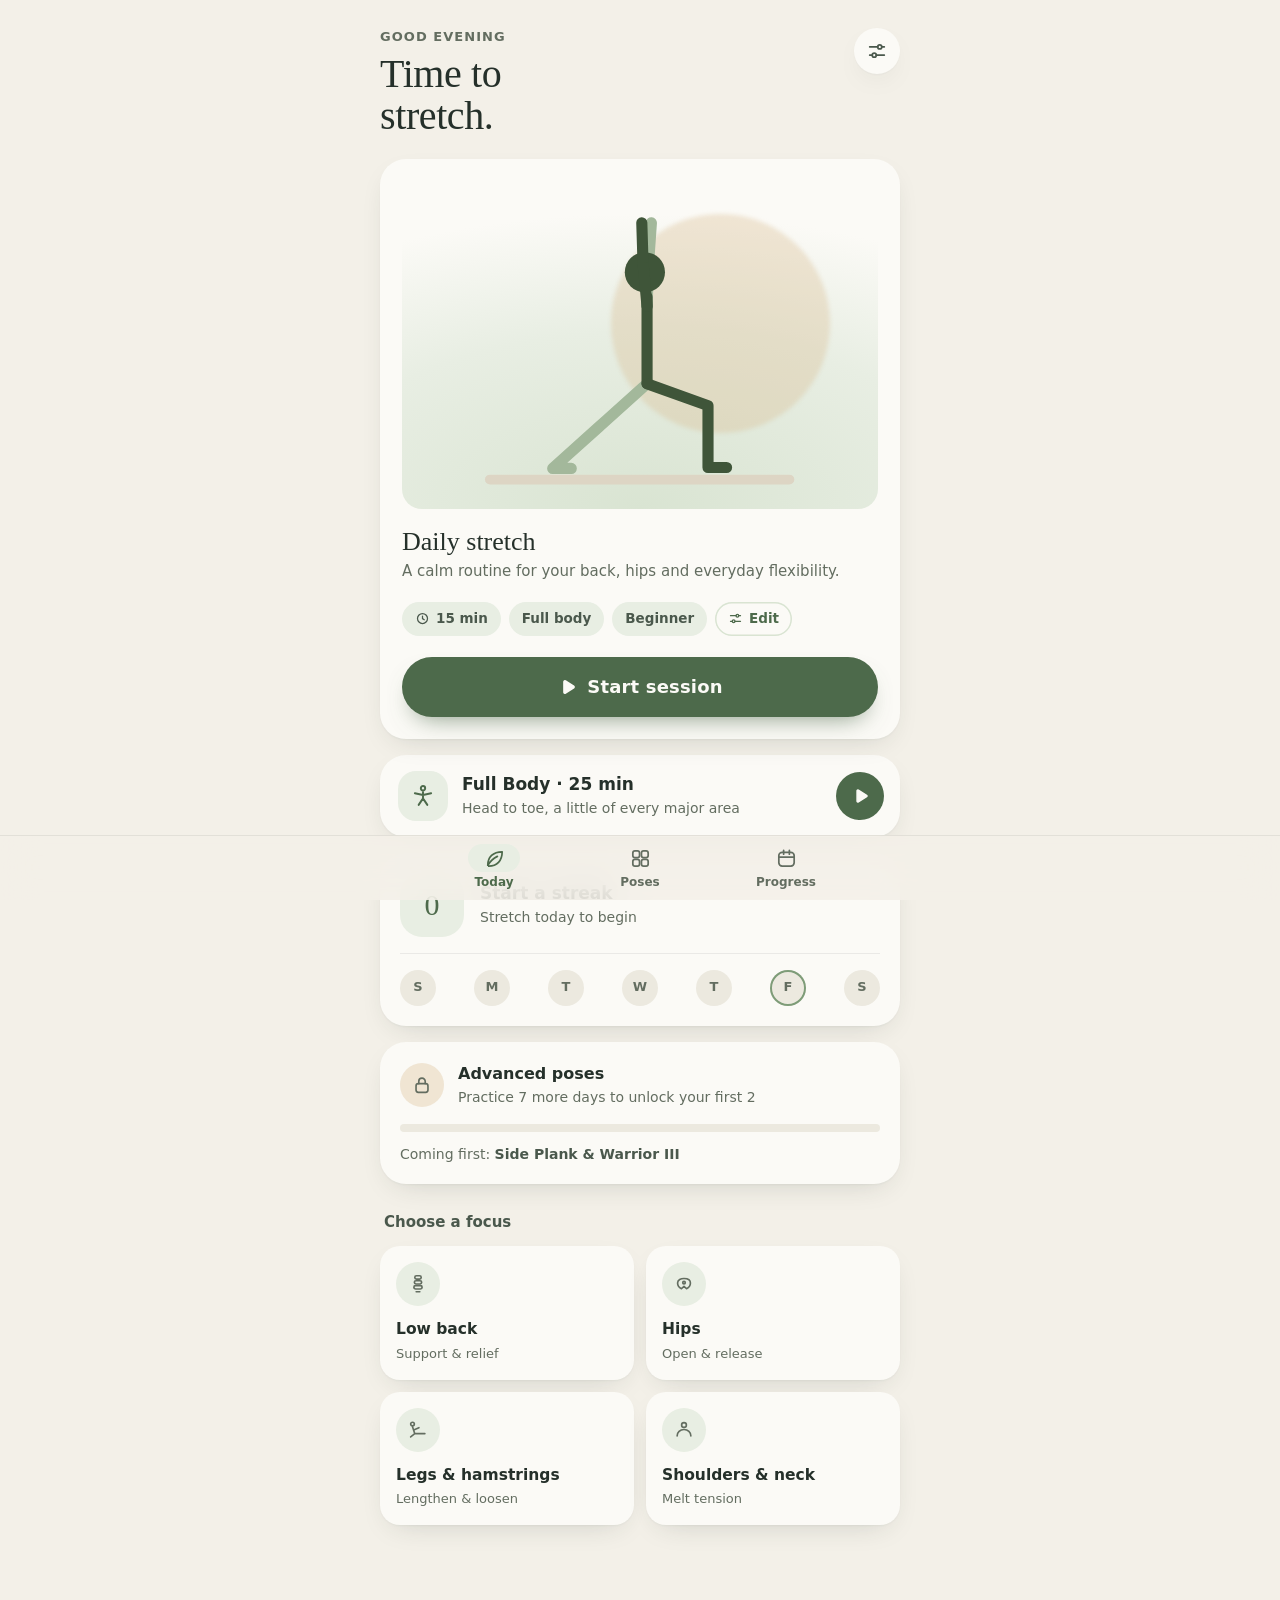
<file: index.html>
<!doctype html>
<html lang="en">
<head>
  <meta charset="utf-8">
  <meta name="viewport" content="width=device-width, initial-scale=1, viewport-fit=cover">
  <meta name="description" content="A calm daily stretching and yoga routine with breath guidance.">
  <meta name="theme-color" content="#F3F0E8" media="(prefers-color-scheme: light)">
  <meta name="theme-color" content="#121812" media="(prefers-color-scheme: dark)">
  <meta name="apple-mobile-web-app-capable" content="yes">
  <meta name="mobile-web-app-capable" content="yes">
  <meta name="apple-mobile-web-app-status-bar-style" content="default">
  <meta name="apple-mobile-web-app-title" content="Sage">
  <title>Sage · Daily Stretch</title>
  <link rel="manifest" href="manifest.webmanifest">
  <link rel="icon" href="icons/icon.svg" type="image/svg+xml">
  <link rel="apple-touch-icon" href="icons/icon-180.png">
  <link rel="stylesheet" href="css/style.css">
</head>
<body>
  <div id="app">
    <main id="view" class="view"></main>
    <nav class="tabbar" aria-label="Main">
      <button class="tab" data-tab="today"><span class="tab-ic" data-icon="leaf"></span><span>Today</span></button>
      <button class="tab" data-tab="library"><span class="tab-ic" data-icon="grid"></span><span>Poses</span></button>
      <button class="tab" data-tab="progress"><span class="tab-ic" data-icon="calendar"></span><span>Progress</span></button>
    </nav>
  </div>

  <div id="sheet-root" class="sheet-root" hidden>
    <div class="backdrop" data-act="close-sheet"></div>
    <div class="sheet" role="dialog" aria-modal="true">
      <div class="grabber" aria-hidden="true"></div>
      <div class="sheet-body"></div>
    </div>
  </div>

  <section id="session" class="session" hidden aria-live="polite"></section>

  <script src="js/poses.js"></script>
  <script src="js/figure.js"></script>
  <script src="js/routine.js"></script>
  <script src="js/progress.js"></script>
  <script src="js/app.js"></script>
</body>
</html>
</file>
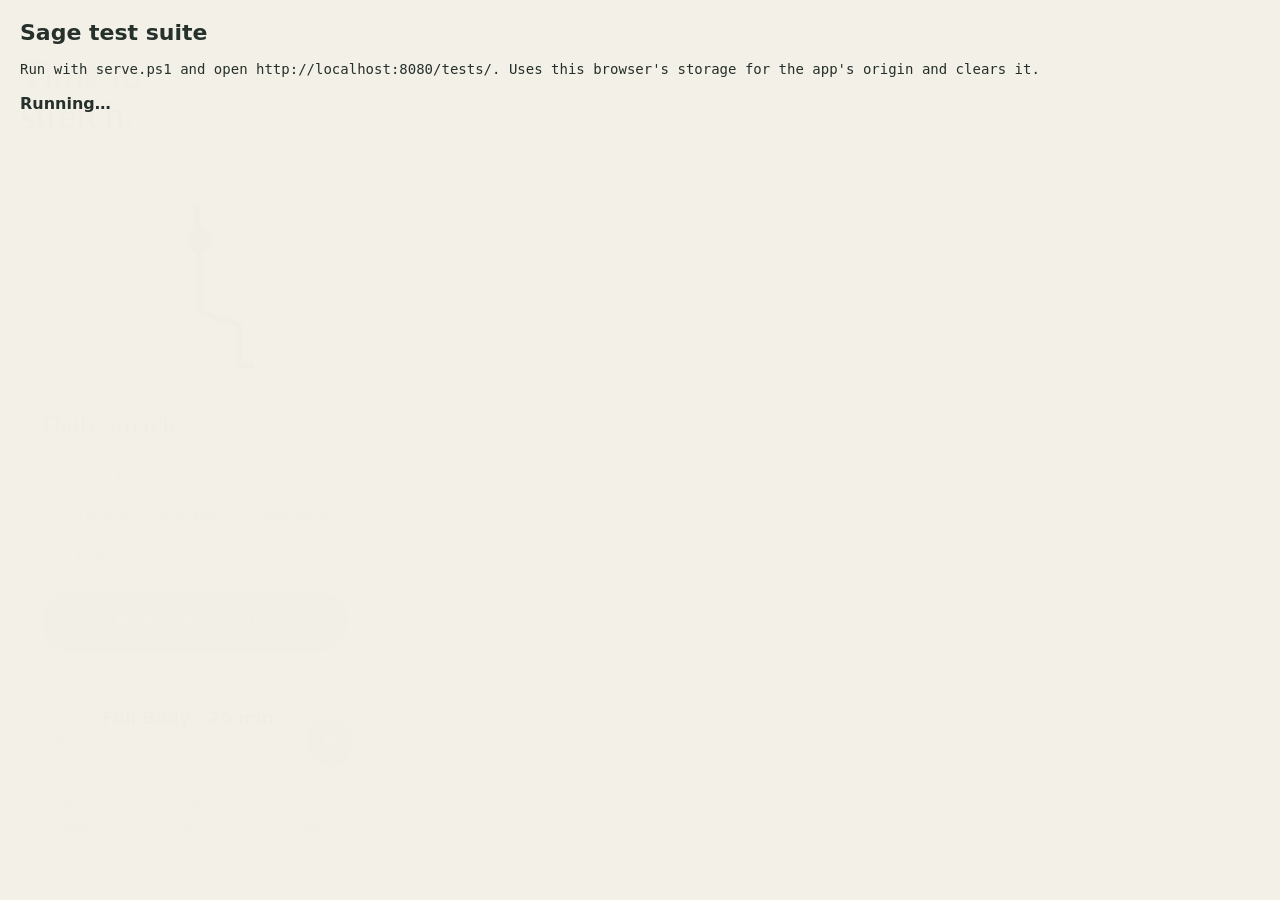
<file: tests/index.html>
<!doctype html>
<html lang="en">
<head>
  <meta charset="utf-8">
  <meta name="viewport" content="width=device-width, initial-scale=1">
  <title>Sage · Tests</title>
  <style>
    body { font: 14px/1.5 ui-monospace, Consolas, monospace; margin: 20px; background: #F3F0E8; color: #25302A; }
    h1 { font: 600 22px system-ui; margin: 0 0 6px; }
    #summary { font: 600 16px system-ui; margin-bottom: 14px; }
    #log { white-space: pre-wrap; }
    /* Kept on-screen (but invisible) so the browser doesn't pause its animation timers */
    .frames { position: fixed; left: 0; top: 0; opacity: .01; pointer-events: none; }
    .frames iframe { border: 0; }
  </style>
</head>
<body>
  <h1>Sage test suite</h1>
  <p>Run with <code>serve.ps1</code> and open <code>http://localhost:8080/tests/</code>. Uses this browser's storage for the app's origin and clears it.</p>
  <div id="summary">Running…</div>
  <div id="log"></div>
  <div class="frames" id="frames"></div>
  <script src="../js/poses.js"></script>
  <script src="../js/figure.js"></script>
  <script src="../js/routine.js"></script>
  <script src="../js/progress.js"></script>
  <script src="tests.js"></script>
</body>
</html>
</file>
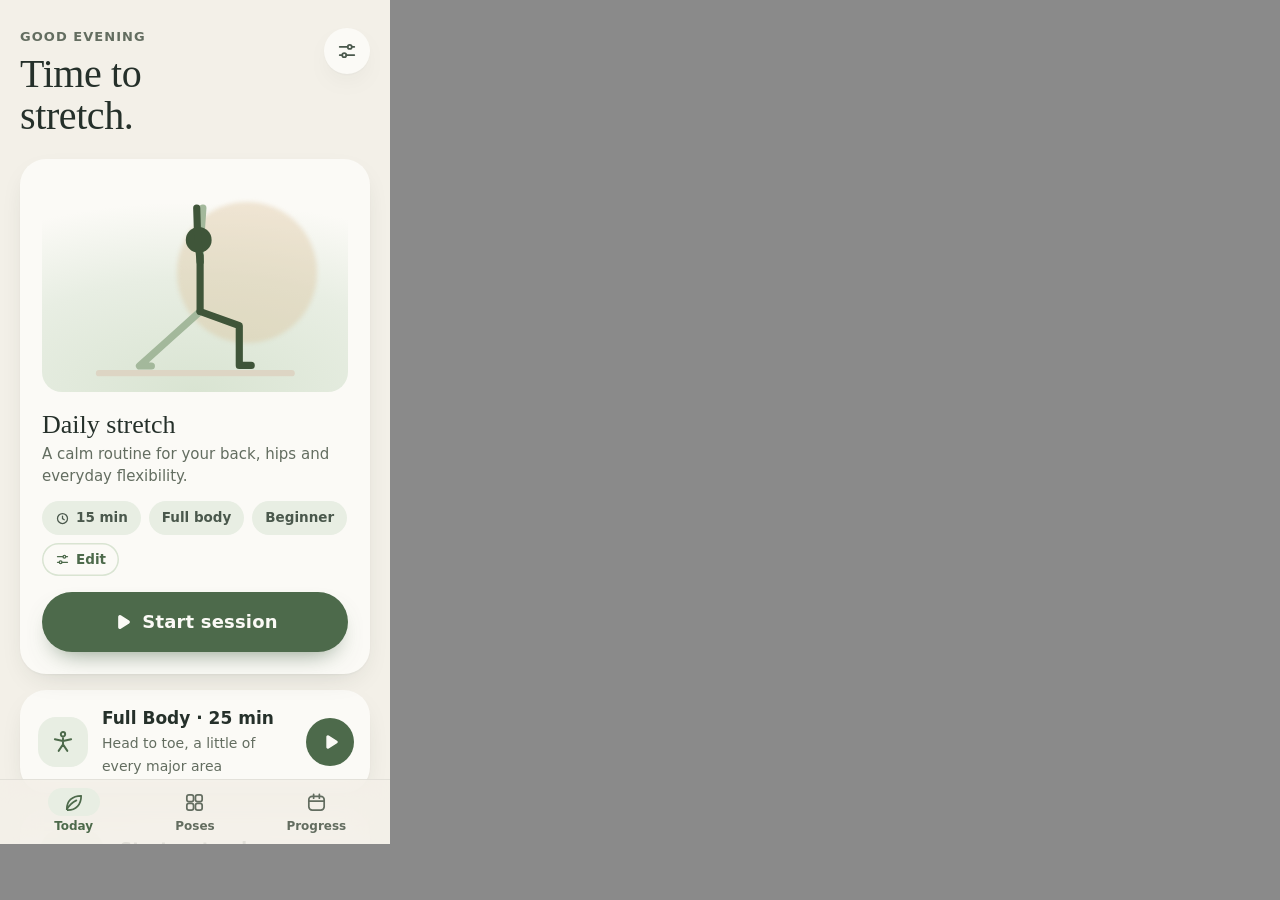
<file: tests/preview.html>
<!doctype html>
<html lang="en">
<head>
  <meta charset="utf-8">
  <title>Sage · Preview</title>
  <!-- Side-by-side phone previews. Example: preview.html?days=6&screens=home,done,library
       days = practice days to fake (ending yesterday); screens = home | done | setup | session | library | progress | pose -->
  <style>
    body { margin: 0; background: #8a8a8a; display: flex; gap: 10px; padding: 0; }
    iframe { width: 390px; height: 844px; border: 0; background: #fff; flex: none; }
  </style>
</head>
<body>
  <script>
    const q = new URLSearchParams(location.search);
    const days = Number(q.get('days') || 0);
    const day = d => `${d.getFullYear()}-${String(d.getMonth() + 1).padStart(2, '0')}-${String(d.getDate()).padStart(2, '0')}`;
    localStorage.setItem('sage.history', JSON.stringify(Array.from({ length: days }, (_, i) => {
      const d = new Date(); d.setDate(d.getDate() - 1 - i);
      return { d: day(d), ts: d.getTime(), min: 15, n: 12, focus: 'full', level: 'b' };
    })));
    if (q.get('level')) localStorage.setItem('sage.prefs', JSON.stringify({ level: q.get('level') }));
    else localStorage.removeItem('sage.prefs');
    (q.get('screens') || 'home').split(',').forEach(s => {
      const f = document.createElement('iframe');
      f.src = '../index.html' + (s === 'home' ? '' : `?demo=${s}`);
      if (q.get('h')) f.style.height = q.get('h') + 'px';
      document.body.appendChild(f);
    });
  </script>
</body>
</html>
</file>
<file: css/style.css>
/* ───────── Tokens ───────── */
:root {
  --bg: #F3F0E8;
  --card: #FBFAF6;
  --card-2: #ECE9DF;
  --ink: #25302A;
  --ink-2: #4A584C;
  --muted: #636D60;
  --line: rgba(37, 48, 42, .08);
  --sage: #7E9C78;
  --sage-deep: #4D6A4B;
  --sage-soft: #D9E4D2;
  --sage-tint: #E8EEE3;
  --sand: #D9BE92;
  --clay: #C4876A;
  --fig-ink: #3F5539;
  --fig-soft: #A3B89B;
  --mat: #DDD5C4;
  --mat-top: #E9E2D3;
  --on-accent: #FBFAF6;
  --shadow: 0 1px 2px rgba(37, 48, 42, .04), 0 10px 30px -14px rgba(37, 48, 42, .22);
  --r-xl: 32px; --r-lg: 26px; --r-md: 20px; --r-sm: 14px;
  --font-display: ui-serif, "New York", "Iowan Old Style", "Palatino Linotype", Georgia, serif;
  --font: ui-rounded, "SF Pro Rounded", -apple-system, BlinkMacSystemFont, system-ui, "Segoe UI", sans-serif;
  --safe-t: env(safe-area-inset-top, 0px);
  --safe-b: env(safe-area-inset-bottom, 0px);
  --tabbar-h: 64px;
  color-scheme: light;
}
@media (prefers-color-scheme: dark) {
  :root {
    --bg: #121812;
    --card: #1B231B;
    --card-2: #232D22;
    --ink: #E8EEE3;
    --ink-2: #C3CEBD;
    --muted: #8C9887;
    --line: rgba(232, 238, 227, .08);
    --sage: #9CB894;
    --sage-deep: #A9C6A0;
    --sage-soft: #2E3D2D;
    --sage-tint: #243024;
    --sand: #D9BE92;
    --fig-ink: #DCE7D5;
    --fig-soft: #7E9877;
    --mat: #37433A;
    --mat-top: #29332A;
    --on-accent: #142014;
    --shadow: 0 1px 2px rgba(0, 0, 0, .25), 0 10px 30px -14px rgba(0, 0, 0, .6);
    color-scheme: dark;
  }
}

/* ───────── Base ───────── */
* { box-sizing: border-box; -webkit-tap-highlight-color: transparent; }
html, body { margin: 0; height: 100%; }
body {
  background: var(--bg);
  color: var(--ink);
  font-family: var(--font);
  font-size: 16px;
  line-height: 1.45;
  -webkit-font-smoothing: antialiased;
  -webkit-text-size-adjust: 100%;
  overscroll-behavior-y: none;
}
button { font: inherit; color: inherit; background: none; border: 0; padding: 0; cursor: pointer; touch-action: manipulation; }
h1, h2, h3, p, ol, ul { margin: 0; }
svg { display: block; }
[hidden] { display: none !important; }
.ic { width: 22px; height: 22px; fill: none; stroke: currentColor; stroke-width: 1.8; stroke-linecap: round; stroke-linejoin: round; }

/* ───────── Layout ───────── */
.view {
  min-height: 100dvh;
  padding: calc(var(--safe-t) + 20px) 20px calc(var(--tabbar-h) + var(--safe-b) + 28px);
  max-width: 560px;
  margin: 0 auto;
  animation: fadeUp .35s ease both;
}
@keyframes fadeUp { from { opacity: 0; transform: translateY(6px); } to { opacity: 1; transform: none; } }

.top { display: flex; align-items: flex-start; justify-content: space-between; gap: 12px; margin: 8px 0 22px; }
.eyebrow { font-size: 13px; letter-spacing: .08em; text-transform: uppercase; color: var(--muted); font-weight: 600; margin-bottom: 6px; }
.display { font-family: var(--font-display); font-weight: 500; font-size: 40px; line-height: 1.05; letter-spacing: -.01em; }
.h2 { font-family: var(--font-display); font-weight: 500; font-size: 26px; line-height: 1.15; }
.section-title { font-size: 15px; font-weight: 700; color: var(--ink-2); margin: 28px 4px 12px; display: flex; justify-content: space-between; align-items: baseline; }
.section-title small { font-weight: 500; color: var(--muted); font-size: 13px; }

.card { background: var(--card); border-radius: var(--r-lg); box-shadow: var(--shadow); padding: 20px; }

/* ───────── Controls ───────── */
.icon-btn {
  width: 46px; height: 46px; border-radius: 50%;
  display: grid; place-items: center;
  background: var(--card); box-shadow: var(--shadow); color: var(--ink-2);
  flex: none; transition: transform .15s ease;
}
.icon-btn:active { transform: scale(.94); }

.btn-primary {
  width: 100%; height: 60px; border-radius: 999px;
  background: var(--sage-deep); color: var(--on-accent);
  font-size: 18px; font-weight: 650; letter-spacing: .01em;
  display: flex; align-items: center; justify-content: center; gap: 10px;
  box-shadow: 0 12px 24px -12px rgba(77, 106, 75, .7);
  transition: transform .15s ease, filter .15s ease;
}
.btn-primary:active { transform: scale(.98); filter: brightness(.95); }
.btn-primary .ic { width: 20px; height: 20px; stroke-width: 2.2; }
.btn-ghost {
  height: 44px; padding: 0 18px; border-radius: 999px;
  background: var(--sage-tint); color: var(--sage-deep); font-weight: 650; font-size: 15px;
  display: inline-flex; align-items: center; gap: 8px;
}
.btn-ghost .ic { width: 18px; height: 18px; }
.btn-danger { color: #B4513E; font-weight: 650; padding: 10px 0; }

.chip {
  display: inline-flex; align-items: center; gap: 6px;
  padding: 7px 13px; border-radius: 999px;
  background: var(--sage-tint); color: var(--ink-2);
  font-size: 13.5px; font-weight: 600; white-space: nowrap;
}
.chip.lvl-i { background: color-mix(in srgb, var(--sand) 30%, transparent); }
.chip .ic { width: 15px; height: 15px; stroke-width: 2; }
.ic.fill { fill: currentColor; }
.dot { width: 8px; height: 8px; border-radius: 50%; background: var(--sage); display: inline-block; }
.dot.i { background: var(--sand); }
.dot.a { background: var(--clay); }
.chip.lvl-a { background: color-mix(in srgb, var(--clay) 22%, transparent); }

.seg { display: flex; background: var(--card-2); border-radius: 999px; padding: 4px; gap: 2px; }
.seg button {
  flex: 1; height: 42px; border-radius: 999px; font-weight: 650; font-size: 15px; color: var(--muted);
  transition: background .2s ease, color .2s ease, box-shadow .2s ease;
}
.seg button[aria-pressed="true"] { background: var(--card); color: var(--ink); box-shadow: var(--shadow); }
.seg button { display: inline-flex; align-items: center; justify-content: center; gap: 5px; min-width: 0; }
.seg button[disabled] { opacity: .5; cursor: not-allowed; }
.seg button .ic { width: 15px; height: 15px; stroke-width: 2; }
.fine-s { color: var(--s-muted, var(--muted)); font-size: 13.5px; }
.seg.small button { height: 40px; font-size: 14px; }
@media (max-width: 360px) { .seg.small button { font-size: 13px; } }

.label { font-size: 13px; font-weight: 700; letter-spacing: .06em; text-transform: uppercase; color: var(--muted); margin: 22px 4px 10px; display: block; }

/* ───────── Tab bar ───────── */
.tabbar {
  position: fixed; left: 0; right: 0; bottom: 0; z-index: 20;
  display: flex; justify-content: center; gap: 6px;
  padding: 8px 16px calc(8px + var(--safe-b));
  background: color-mix(in srgb, var(--bg) 82%, transparent);
  -webkit-backdrop-filter: blur(18px) saturate(1.4); backdrop-filter: blur(18px) saturate(1.4);
  border-top: 1px solid var(--line);
}
.tab {
  flex: 1; max-width: 140px; height: 48px; border-radius: 18px;
  display: flex; flex-direction: column; align-items: center; justify-content: center; gap: 2px;
  font-size: 12px; font-weight: 650; color: var(--muted);
  transition: color .2s ease, background .2s ease;
}
.tab .ic { width: 23px; height: 23px; }
.tab[aria-current="page"] { color: var(--sage-deep); }
.tab[aria-current="page"] .tab-ic { background: var(--sage-tint); }
.tab-ic { width: 52px; height: 28px; border-radius: 999px; display: grid; place-items: center; transition: background .2s ease; }

/* ───────── Today ───────── */
.hero { padding: 22px; position: relative; overflow: hidden; }
.hero-art {
  width: 100%; aspect-ratio: 1.45; border-radius: var(--r-md);
  background: radial-gradient(120% 90% at 50% 100%, var(--sage-soft), var(--sage-tint) 60%, transparent);
  display: grid; place-items: center; margin-bottom: 18px; position: relative;
}
.hero-art .fig { width: 78%; }
.hero-art::after {
  content: ""; position: absolute; width: 46%; aspect-ratio: 1; border-radius: 50%;
  background: color-mix(in srgb, var(--sand) 35%, transparent); top: 10%; right: 10%; z-index: 0; filter: blur(2px);
}
.hero-art .fig { position: relative; z-index: 1; }
.hero h2 { margin-bottom: 4px; }
.hero p.sub { color: var(--muted); margin-bottom: 14px; font-size: 15px; }
.hero-meta { display: flex; gap: 8px; flex-wrap: wrap; align-items: center; min-height: 44px; margin-bottom: 16px; text-align: left; }
.chip-edit { background: transparent; box-shadow: inset 0 0 0 1.5px var(--sage-soft); color: var(--sage-deep); }

.full25 { width: 100%; display: flex; align-items: center; gap: 14px; margin-top: 16px; padding: 16px 16px 16px 18px; text-align: left; transition: transform .15s ease; }
.full25:active, .adv-card:active { transform: scale(.98); }
.full25-ic { width: 50px; height: 50px; border-radius: 18px; background: var(--sage-tint); color: var(--sage-deep); display: grid; place-items: center; flex: none; }
.full25-ic .ic { width: 26px; height: 26px; }
.full25-txt { flex: 1; min-width: 0; }
.full25-txt b { display: block; font-size: 17px; }
.full25-txt span { color: var(--muted); font-size: 14px; }
.full25-go { width: 48px; height: 48px; border-radius: 50%; background: var(--sage-deep); color: var(--on-accent); display: grid; place-items: center; flex: none; }
.full25-go .ic { width: 20px; height: 20px; }

.adv-card { width: 100%; display: block; text-align: left; margin-top: 16px; transition: transform .15s ease; }
.adv-head { display: flex; align-items: center; gap: 14px; }
.adv-ic { width: 44px; height: 44px; border-radius: 50%; background: color-mix(in srgb, var(--sand) 35%, transparent); color: var(--ink-2); display: grid; place-items: center; flex: none; }
.adv-head b { display: block; font-size: 16px; }
.adv-head span { color: var(--muted); font-size: 14px; }
.adv-bar { height: 8px; border-radius: 4px; background: var(--card-2); margin: 16px 0 12px; overflow: hidden; }
.adv-bar i { display: block; height: 100%; border-radius: 4px; background: linear-gradient(90deg, var(--sage), var(--sand)); }
.adv-note { font-size: 14px; color: var(--muted); }
.adv-note b { color: var(--ink-2); }

.streak { margin-top: 16px; }
.streak-row { display: flex; align-items: center; gap: 16px; }
.streak-num {
  width: 64px; height: 64px; border-radius: 22px; flex: none;
  background: var(--sage-tint); color: var(--sage-deep);
  display: grid; place-items: center;
  font-family: var(--font-display); font-size: 30px; font-weight: 500;
}
.streak-text b { display: block; font-size: 17px; }
.streak-text span { color: var(--muted); font-size: 14px; }
.week { display: flex; justify-content: space-between; margin-top: 16px; padding-top: 16px; border-top: 1px solid var(--line); }
.week span {
  width: 36px; height: 36px; border-radius: 50%; display: grid; place-items: center;
  background: var(--card-2); color: var(--muted); font-size: 13px; font-weight: 700;
}
.week span.on { background: var(--sage); color: var(--on-accent); }
.week span.today { box-shadow: inset 0 0 0 2px var(--sage); }
.week span.on.today { box-shadow: 0 0 0 2px var(--card), 0 0 0 4px var(--sage); }
@media (max-width: 360px) { .week span { width: 32px; height: 32px; } }

.focus-tiles { display: grid; grid-template-columns: 1fr 1fr; gap: 12px; }
.focus-tile {
  background: var(--card); border-radius: var(--r-md); box-shadow: var(--shadow);
  padding: 16px; display: flex; flex-direction: column; align-items: flex-start; gap: 12px; text-align: left;
  transition: transform .15s ease;
}
.focus-tile:active { transform: scale(.97); }
.focus-ic { width: 44px; height: 44px; border-radius: 50%; background: var(--sage-tint); color: var(--sage-deep); display: grid; place-items: center; }
.focus-tile b { font-size: 15.5px; display: block; }
.focus-tile span { font-size: 13px; color: var(--muted); }

/* ───────── Sheets ───────── */
.sheet-root { position: fixed; inset: 0; z-index: 40; }
.backdrop { position: absolute; inset: 0; background: rgba(18, 26, 18, .38); opacity: 0; transition: opacity .3s ease; }
.sheet {
  position: absolute; left: 0; right: 0; bottom: 0; margin: 0 auto; max-width: 600px;
  max-height: calc(100dvh - var(--safe-t) - 18px);
  background: var(--bg); border-radius: var(--r-xl) var(--r-xl) 0 0;
  box-shadow: 0 -10px 40px -10px rgba(0, 0, 0, .25);
  transform: translateY(100%); transition: transform .38s cubic-bezier(.2, .8, .2, 1);
  display: flex; flex-direction: column;
}
.sheet-root.open .backdrop { opacity: 1; }
.sheet-root.open .sheet { transform: translateY(0); }
.grabber { width: 40px; height: 5px; border-radius: 3px; background: var(--card-2); margin: 10px auto 0; flex: none; }
.sheet-body { overflow-y: auto; -webkit-overflow-scrolling: touch; padding: 8px 20px calc(24px + var(--safe-b)); overscroll-behavior: contain; }
.sheet-head { display: flex; justify-content: space-between; align-items: center; margin: 10px 0 4px; }
.sheet-close { width: 44px; height: 44px; border-radius: 50%; background: var(--card-2); display: grid; place-items: center; color: var(--ink-2); }
.sheet-close .ic { width: 18px; height: 18px; }

/* Setup */
.focus-grid { display: grid; grid-template-columns: repeat(3, 1fr); gap: 10px; }
.focus-opt {
  background: var(--card); border-radius: var(--r-md); padding: 14px 6px 12px;
  display: flex; flex-direction: column; align-items: center; gap: 8px;
  font-size: 13px; font-weight: 650; color: var(--ink-2); text-align: center; line-height: 1.2;
  box-shadow: inset 0 0 0 1.5px transparent; transition: box-shadow .2s ease, background .2s ease;
}
.focus-opt .focus-ic { width: 42px; height: 42px; }
.focus-opt[aria-pressed="true"] { box-shadow: inset 0 0 0 2px var(--sage); background: var(--sage-tint); color: var(--ink); }
.focus-opt[aria-pressed="true"] .focus-ic { background: var(--sage); color: var(--on-accent); }

.preview { margin-top: 24px; background: var(--card); border-radius: var(--r-lg); padding: 16px 16px 6px; }
.preview-head { display: flex; justify-content: space-between; align-items: center; margin-bottom: 8px; }
.preview-head b { font-size: 17px; }
.preview-head span { display: block; color: var(--muted); font-size: 13.5px; }
.plist { list-style: none; padding: 0; }
.plist li { display: flex; align-items: center; gap: 12px; padding: 8px 0; border-top: 1px solid var(--line); }
.plist li:first-child { border-top: 0; }
.plist .mini { width: 54px; height: 45px; border-radius: 12px; background: var(--sage-tint); flex: none; padding: 2px; }
.plist .pname { font-weight: 600; font-size: 15px; line-height: 1.25; }
.plist .pmeta { color: var(--muted); font-size: 12.5px; }
.plist .phase-tag { margin-left: auto; font-size: 12px; font-weight: 700; letter-spacing: .05em; text-transform: uppercase; color: var(--muted); }
.sheet-cta { position: sticky; bottom: 0; padding-top: 16px; background: linear-gradient(transparent, var(--bg) 30%); margin-top: 8px; }

/* Pose detail */
.pd-art { background: radial-gradient(120% 90% at 50% 100%, var(--sage-soft), var(--sage-tint) 65%); border-radius: var(--r-lg); padding: 14px 18px 8px; margin-top: 8px; }
.pd-art .fig { width: 100%; max-height: 240px; }
.pd-title { margin: 18px 2px 4px; }
.pd-sk { color: var(--muted); font-style: italic; font-family: var(--font-display); font-size: 16px; }
.pd-badges { display: flex; gap: 8px; flex-wrap: wrap; margin: 14px 0 4px; }
.breath-card { display: flex; gap: 14px; align-items: center; background: var(--card); border-radius: var(--r-md); padding: 14px 16px; margin-top: 14px; }
.breath-card .bc-ic { width: 42px; height: 42px; border-radius: 50%; display: grid; place-items: center; flex: none; background: radial-gradient(circle, color-mix(in srgb, var(--sage) 55%, transparent), var(--sage-tint) 70%); color: var(--sage-deep); }
.breath-card b { display: block; font-size: 15px; }
.breath-card span { color: var(--muted); font-size: 13.5px; }
.pd h3 { font-size: 13px; font-weight: 700; letter-spacing: .06em; text-transform: uppercase; color: var(--muted); margin: 24px 2px 10px; }
.steps { list-style: none; padding: 0; counter-reset: s; }
.steps li { counter-increment: s; position: relative; padding: 0 0 12px 40px; font-size: 15.5px; }
.steps li::before {
  content: counter(s); position: absolute; left: 0; top: -1px;
  width: 28px; height: 28px; border-radius: 50%; background: var(--sage-tint); color: var(--sage-deep);
  display: grid; place-items: center; font-weight: 700; font-size: 13.5px;
}
.pd p.note { background: var(--card); border-radius: var(--r-md); padding: 14px 16px; font-size: 15px; color: var(--ink-2); }
.targets { display: flex; gap: 8px; flex-wrap: wrap; }

/* Multi-frame figures animate gently outside of a session */
.fig.multi.anim .f0 { animation: figA 7s ease-in-out infinite; }
.fig.multi.anim .f1 { animation: figB 7s ease-in-out infinite; }
@keyframes figA { 0%, 38% { opacity: 1; } 50%, 88% { opacity: 0; } 100% { opacity: 1; } }
@keyframes figB { 0%, 38% { opacity: 0; } 50%, 88% { opacity: 1; } 100% { opacity: 0; } }
.fig.multi:not(.anim) .f1 { display: none; }

/* Figure strokes */
.fig-near, .fig-far { fill: none; stroke-linecap: round; stroke-linejoin: round; stroke-width: 3.6; }
.fig-near { stroke: var(--fig-ink); }
.fig-far { stroke: var(--fig-soft); }
.fig-head { fill: var(--fig-ink); }
.fig-mat, .fig-wall { fill: var(--mat); }
.fig-mat-top { fill: var(--mat-top); }
.fig-prop { stroke: var(--clay); stroke-width: 1.8; stroke-dasharray: 2.5 2.5; stroke-linecap: round; }

/* ───────── Library ───────── */
.search { display: flex; align-items: center; gap: 10px; background: var(--card); border-radius: 999px; padding: 0 18px; height: 50px; box-shadow: var(--shadow); color: var(--muted); }
.search input { flex: 1; height: 100%; border: 0; outline: 0; background: none; font: inherit; font-size: 16px; color: var(--ink); min-width: 0; }
.search input::placeholder { color: var(--muted); }
.chip-row { display: flex; gap: 8px; overflow-x: auto; margin: 16px -20px 0; padding: 2px 20px 4px; scrollbar-width: none; }
.chip-row::-webkit-scrollbar { display: none; }
.chip-row .chip { background: var(--card); box-shadow: inset 0 0 0 1px var(--line); height: 40px; padding: 0 16px; font-size: 14px; }
.chip-row .chip[aria-pressed="true"] { background: var(--sage-deep); color: var(--on-accent); box-shadow: none; }
.lib-level { margin-top: 12px; }
.pose-grid { display: grid; grid-template-columns: repeat(2, 1fr); gap: 12px; margin-top: 18px; }
@media (min-width: 520px) { .pose-grid { grid-template-columns: repeat(3, 1fr); } }
.pose-card { background: var(--card); border-radius: var(--r-md); box-shadow: var(--shadow); padding: 8px 8px 12px; text-align: left; transition: transform .15s ease; }
.pose-card:active { transform: scale(.97); }
.pc-art { background: var(--sage-tint); border-radius: 14px; aspect-ratio: 1.2; display: grid; place-items: center; padding: 4px; }
.pc-art .fig { width: 100%; }
.pc-art { position: relative; }
.pose-card.locked .pc-art .fig { opacity: .35; filter: grayscale(1); }
.pc-lock { position: absolute; top: 8px; right: 8px; width: 30px; height: 30px; border-radius: 50%; background: var(--card); color: var(--ink-2); display: grid; place-items: center; box-shadow: var(--shadow); }
.pc-lock .ic { width: 16px; height: 16px; }
.lock-note { display: inline-flex; align-items: center; gap: 8px; margin-top: 12px; padding: 8px 14px; border-radius: 999px; background: color-mix(in srgb, var(--sand) 30%, transparent); font-weight: 650; font-size: 14px; color: var(--ink-2); }
.lock-note .ic { width: 16px; height: 16px; }
.pc-name { font-weight: 650; font-size: 14.5px; margin: 10px 4px 2px; line-height: 1.25; }
.pc-meta { color: var(--muted); font-size: 12.5px; margin: 0 4px; display: flex; align-items: center; gap: 6px; }
.empty { text-align: center; color: var(--muted); padding: 40px 20px; }

/* ───────── Progress ───────── */
.stats { display: grid; grid-template-columns: 1fr 1fr; gap: 12px; }
.stat { background: var(--card); border-radius: var(--r-md); box-shadow: var(--shadow); padding: 16px 18px; }
.stat b { font-family: var(--font-display); font-weight: 500; font-size: 34px; line-height: 1.1; display: block; }
.stat span { color: var(--muted); font-size: 13.5px; font-weight: 600; }
.cal-head { display: flex; align-items: center; justify-content: space-between; margin-bottom: 14px; }
.cal-head b { font-size: 17px; }
.cal-nav { display: flex; gap: 6px; }
.cal-nav button { width: 44px; height: 44px; border-radius: 50%; background: var(--card-2); display: grid; place-items: center; color: var(--ink-2); }
.cal-nav .ic { width: 18px; height: 18px; }
.cal-grid { display: grid; grid-template-columns: repeat(7, 1fr); gap: 6px 0; text-align: center; }
.cal-grid .wd { font-size: 12px; font-weight: 700; color: var(--muted); padding-bottom: 4px; }
.cal-grid .d { height: 38px; display: grid; place-items: center; font-size: 14px; font-weight: 600; color: var(--ink-2); }
.cal-grid .d span { width: 34px; height: 34px; border-radius: 50%; display: grid; place-items: center; }
.cal-grid .d.on span { background: var(--sage); color: var(--on-accent); }
.cal-grid .d.today span { box-shadow: inset 0 0 0 2px var(--sage); }
.cal-grid .d.future { color: color-mix(in srgb, var(--muted) 55%, transparent); }
.hist { list-style: none; padding: 0; }
.hist li { display: flex; align-items: center; gap: 14px; background: var(--card); border-radius: var(--r-md); padding: 14px 16px; margin-bottom: 10px; box-shadow: var(--shadow); }
.hist .h-ic { width: 42px; height: 42px; border-radius: 50%; background: var(--sage-tint); color: var(--sage-deep); display: grid; place-items: center; flex: none; }
.hist b { display: block; font-size: 15px; }
.hist span { color: var(--muted); font-size: 13px; }
.hist .h-min { margin-left: auto; font-weight: 700; color: var(--ink-2); white-space: nowrap; }

/* ───────── Settings ───────── */
.set-group { background: var(--card); border-radius: var(--r-md); overflow: hidden; }
.set-row { display: flex; align-items: center; gap: 14px; padding: 14px 16px; border-top: 1px solid var(--line); width: 100%; text-align: left; }
.set-row:first-child { border-top: 0; }
.set-row .txt { flex: 1; }
.set-row b { display: block; font-size: 15.5px; font-weight: 600; }
.set-row span { color: var(--muted); font-size: 13px; }
.switch { width: 52px; height: 32px; border-radius: 999px; background: var(--card-2); position: relative; flex: none; transition: background .2s ease; }
.switch::after { content: ""; position: absolute; top: 3px; left: 3px; width: 26px; height: 26px; border-radius: 50%; background: #fff; box-shadow: 0 2px 6px rgba(0, 0, 0, .2); transition: transform .22s cubic-bezier(.3, .7, .3, 1); }
.switch[aria-checked="true"] { background: var(--sage); }
.switch[aria-checked="true"]::after { transform: translateX(20px); }
.fine { color: var(--muted); font-size: 13.5px; margin: 12px 4px 0; }

/* ───────── Session ───────── */
.session {
  position: fixed; inset: 0; z-index: 60;
  --fig-ink: #E6EEE0; --fig-soft: #86A07F; --mat: #344134; --mat-top: #283228;
  --s-ink: #EEF3EA; --s-muted: #9EAE98;
  background: radial-gradient(120% 80% at 50% 30%, #2B392B 0%, #182018 60%, #111711 100%);
  color: var(--s-ink);
  display: flex; flex-direction: column;
  padding: calc(var(--safe-t) + 10px) 20px calc(var(--safe-b) + 14px);
  overflow: hidden;
  user-select: none; -webkit-user-select: none;
}
.glow { position: absolute; inset: 0; pointer-events: none; opacity: 0; will-change: opacity; z-index: 0; }
.glow-in {
  box-shadow: inset 0 0 16vmin 4vmin rgba(146, 200, 132, .85);
  background: radial-gradient(ellipse at center, transparent 55%, rgba(146, 200, 132, .22) 100%);
}
.glow-hold {
  box-shadow: inset 0 0 16vmin 4vmin rgba(232, 196, 132, .85);
  background: radial-gradient(ellipse at center, transparent 55%, rgba(232, 196, 132, .22) 100%);
}
.session > *:not(.glow) { position: relative; z-index: 1; }
.s-top { display: flex; align-items: center; gap: 12px; height: 48px; flex: none; }
.s-btn { width: 44px; height: 44px; border-radius: 50%; background: rgba(255, 255, 255, .08); display: grid; place-items: center; color: var(--s-ink); flex: none; }
.s-btn .ic { width: 20px; height: 20px; }
.s-bar { flex: 1; display: flex; gap: 4px; }
.s-bar i { flex: 1; height: 4px; border-radius: 2px; background: rgba(255, 255, 255, .14); overflow: hidden; display: block; }
.s-bar i b { display: block; height: 100%; width: 0; background: #CFE0C7; border-radius: 2px; }
.s-main { flex: 1; display: flex; flex-direction: column; align-items: center; justify-content: center; text-align: center; min-height: 0; padding: 4px 0; }
.s-phase { font-size: 13px; font-weight: 700; letter-spacing: .14em; text-transform: uppercase; color: var(--s-muted); }
.s-name { font-family: var(--font-display); font-weight: 500; font-size: clamp(26px, 7.5vw, 34px); line-height: 1.1; margin: 6px 0 2px; }
.s-side { font-size: 15px; font-weight: 650; color: #D8C59E; min-height: 22px; }
.s-ring { position: relative; width: min(66vw, 36dvh, 300px); aspect-ratio: 1; margin: 14px 0 10px; flex: none; }
.s-ring svg.ring { position: absolute; inset: 0; width: 100%; height: 100%; transform: rotate(-90deg); }
.ring circle { fill: none; stroke-width: 3; }
.ring .track { stroke: rgba(255, 255, 255, .1); }
.ring .prog { stroke: #CFE0C7; stroke-linecap: round; transition: stroke .4s ease; }
.ring .prog.ready { stroke: #D8C59E; }
.s-fig { position: absolute; inset: 13%; border-radius: 50%; background: radial-gradient(circle at 50% 70%, rgba(255, 255, 255, .07), rgba(255, 255, 255, .02) 70%); display: grid; place-items: center; transition: transform .2s linear; }
.s-fig .fig { width: 92%; }
.s-time { font-size: 44px; font-weight: 300; font-variant-numeric: tabular-nums; letter-spacing: .02em; line-height: 1; }
.s-breath { margin-top: 12px; height: 40px; flex: none; padding: 0 18px; border-radius: 999px; background: rgba(255, 255, 255, .08); display: inline-flex; align-items: center; gap: 10px; font-weight: 650; font-size: 16px; cursor: default; transition: background .3s ease, color .3s ease; }
.s-breath .bd { width: 10px; height: 10px; border-radius: 50%; background: #A8D19A; transition: background .3s ease, transform .2s linear; }
.s-breath.hold .bd { background: #E8C484; }
.s-breath .cnt { color: var(--s-muted); font-variant-numeric: tabular-nums; min-width: 1ch; }
.s-breath.go { background: #E6EEE0; color: #1C251C; cursor: pointer; }
.s-breath.go .bd { background: #5E8A55; }
.s-breath.go:active { transform: scale(.96); }
.s-steps { flex: none; max-height: 24dvh; overflow-y: auto; background: rgba(255, 255, 255, .06); border-radius: var(--r-md); padding: 14px 16px 4px; margin-bottom: 12px; text-align: left; -webkit-overflow-scrolling: touch; }
.s-steps .steps li { font-size: 14.5px; padding-bottom: 10px; color: #DCE5D6; }
.s-steps .steps li::before { background: rgba(255, 255, 255, .1); color: #CFE0C7; width: 24px; height: 24px; font-size: 12px; }
.s-steps .steps li { padding-left: 34px; }
.s-tip { font-size: 13.5px; color: var(--s-muted); padding-bottom: 10px; }
.s-controls { display: flex; align-items: center; justify-content: center; gap: 28px; flex: none; }
.s-controls .s-btn { width: 54px; height: 54px; }
.s-play { width: 74px; height: 74px; border-radius: 50%; background: #E6EEE0; color: #1C251C; display: grid; place-items: center; box-shadow: 0 10px 30px -10px rgba(0, 0, 0, .6); transition: transform .15s ease; }
.s-play:active, .s-btn:active { transform: scale(.94); }
.s-play .ic { width: 28px; height: 28px; stroke-width: 2.2; }
.paused .s-time { opacity: .5; }

@media (max-height: 700px) {
  .s-steps { max-height: 18dvh; }
  .s-time { font-size: 36px; }
  .s-ring { margin: 8px 0 6px; }
}

.s-overlay { position: absolute; inset: 0; z-index: 5; display: grid; place-items: center; background: rgba(10, 14, 10, .55); -webkit-backdrop-filter: blur(6px); backdrop-filter: blur(6px); padding: 24px; }
.s-dialog { background: #1F291F; border-radius: var(--r-lg); padding: 24px; width: 100%; max-width: 340px; text-align: center; }
.s-dialog h3 { font-family: var(--font-display); font-weight: 500; font-size: 24px; margin-bottom: 8px; }
.s-dialog p { color: var(--s-muted); margin-bottom: 20px; font-size: 15px; }
.s-dialog .row { display: flex; gap: 10px; }
.s-dialog button { flex: 1; height: 50px; border-radius: 999px; font-weight: 650; }
.s-dialog .keep { background: #E6EEE0; color: #1C251C; }
.s-dialog .end { background: rgba(255, 255, 255, .1); color: var(--s-ink); }

.s-done { flex: 1; display: flex; flex-direction: column; align-items: center; justify-content: center; text-align: center; gap: 8px; animation: fadeUp .5s ease both; }
.s-done .badge { width: 104px; height: 104px; border-radius: 50%; display: grid; place-items: center; background: radial-gradient(circle, rgba(168, 209, 154, .35), rgba(168, 209, 154, .05) 70%); color: #CFE0C7; margin-bottom: 14px; }
.s-done .badge .ic { width: 46px; height: 46px; stroke-width: 1.6; }
.s-done h2 { font-family: var(--font-display); font-weight: 500; font-size: 36px; }
.s-done p { color: var(--s-muted); font-size: 16px; max-width: 280px; }
.s-done .sum { display: flex; gap: 10px; margin: 24px 0 30px; }
.s-done .sum div { background: rgba(255, 255, 255, .07); border-radius: var(--r-md); padding: 14px 16px; min-width: 92px; }
.s-done .sum b { display: block; font-size: 26px; font-family: var(--font-display); font-weight: 500; }
.s-done .sum span { font-size: 12.5px; color: var(--s-muted); font-weight: 600; }
.s-done .btn-primary { max-width: 320px; background: #E6EEE0; color: #1C251C; box-shadow: none; }
.s-done .sum-gap { height: 24px; }
.unlock { background: rgba(232, 196, 132, .12); border: 1px solid rgba(232, 196, 132, .35); border-radius: var(--r-md); padding: 16px; margin: -10px 0 24px; width: 100%; max-width: 340px; display: flex; flex-direction: column; align-items: center; gap: 12px; }
.unlock > b { color: #E8C484; font-size: 13px; letter-spacing: .1em; text-transform: uppercase; }
.unlock-poses { display: flex; gap: 12px; justify-content: center; }
.unlock-poses div { display: flex; flex-direction: column; align-items: center; gap: 6px; font-size: 14px; font-weight: 650; width: 120px; }
.unlock-poses .mini { width: 84px; height: 70px; border-radius: 14px; background: rgba(255, 255, 255, .06); display: block; padding: 4px; }
.unlock .btn-ghost { background: rgba(255, 255, 255, .1); color: var(--s-ink); }
</file>
